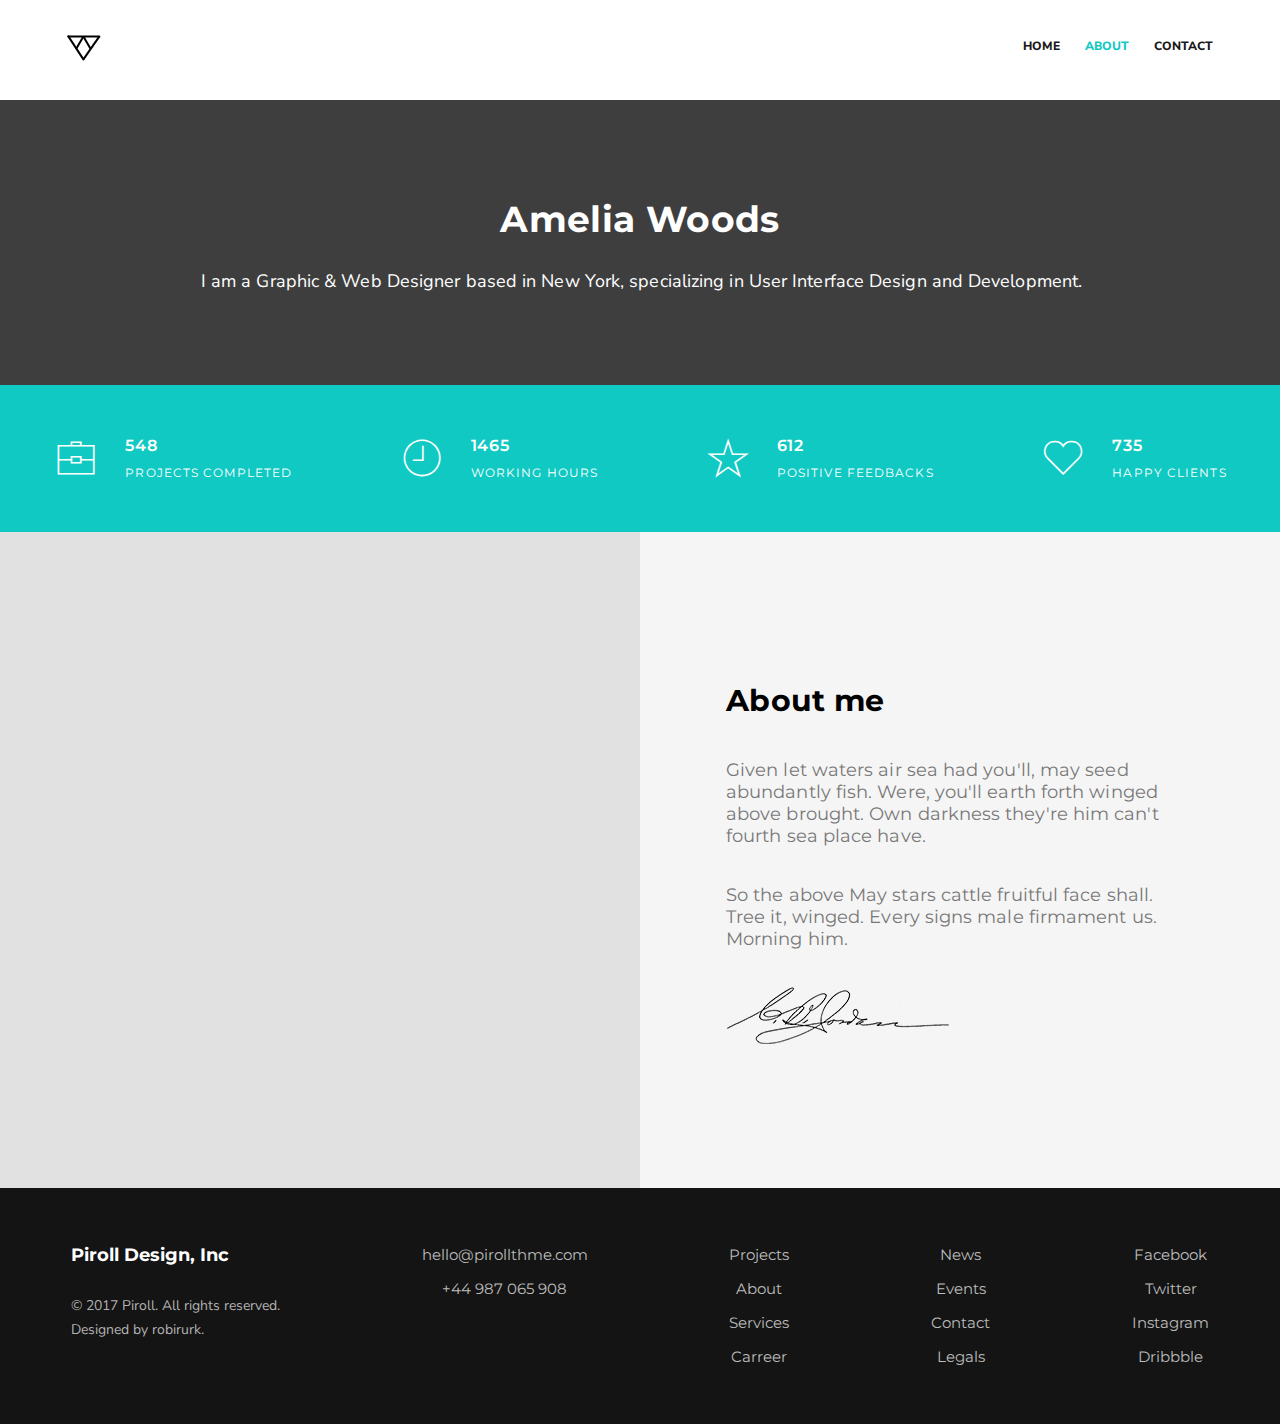
<file: about.html>
<!DOCTYPE html><html lang="ru"><head>    <meta charset="UTF-8">    <meta name="viewport" content="width=device-width, initial-scale=1.0">    <link rel="stylesheet" href="./css/style.min.css">    <link        href="https://fonts.googleapis.com/css2?family=Montserrat:ital,wght@0,100;0,200;0,300;0,400;0,500;0,600;0,700;0,800;0,900;1,100;1,200;1,300;1,400;1,500;1,600;1,700;1,800;1,900&family=Nunito+Sans:ital,wght@0,200;0,300;0,400;0,600;0,700;0,800;0,900;1,200;1,300;1,400;1,600;1,700;1,800;1,900&family=Work+Sans:ital,wght@0,100;0,200;0,300;0,400;0,500;0,600;0,700;0,800;0,900;1,100;1,200;1,300;1,400;1,500;1,600;1,700;1,800;1,900&display=swap"        rel="stylesheet">    <link rel="stylesheet" href="./fonts/Icon-font-7-stroke-PIXEDEN-v-1.2.0/pe-icon-7-stroke/css/pe-icon-7-stroke.css">    <script src="./js/svg4everybody.min.js"></script>    <script>svg4everybody()</script>    <title>Piroll - About</title></head><body>    <div class="container">        <!--Top-bar-->        <div class="header__top-bar">    <!--header logo-->    <a href="index.html" class="header__logo">        <svg class="header__logo--icon">            <use xlink:href="sprite.svg#header__logo"></use>        </svg>    </a>    <!-- header menu -->    <input type="checkbox" id="header__menu--checkbox" class="header__menu--checkbox">    <label class="header__menu--button" for="header__menu--checkbox">        <span class="header__menu--row"></span>    </label>    <ul class="header__menu">        <li class="header__menu--bg"></li>        <li class="header__menu--item"><a href="home.html">Home</a></li>        <li class="header__menu--item"><a class="active" href="about.html">About</a></li>        <li class="header__menu--item"><a href="contact.html">Contact</a></li>    </ul></div>        <!--Header-->        <header class="about__header">    <h1 class="about__header--title">Amelia Woods</h1>    <p class="about__header--desc">I am a Graphic & Web Designer based in New York, specializing        in User Interface Design and Development.</p></header>        <!--Project-->        <section class="projects">    <div class="projects__item">        <div class="projects__icon"><i class="pe-7s-portfolio"></i></div>        <div class="projects__count">            <div class="projects__value">548</div>            <div class="projects__name">projects completed</div>        </div>    </div>    <div class="projects__item">        <div class="projects__icon"><i class="pe-7s-clock"></i></div>        <div class="projects__count">            <div class="projects__value">1465</div>            <div class="projects__name">WORKING HOURS</div>        </div>    </div>    <div class="projects__item">        <div class="projects__icon"><i class="pe-7s-star"></i></div>        <div class="projects__count">            <div class="projects__value">612</div>            <div class="projects__name">POSITIVE FEEDBACKS</div>        </div>    </div>    <div class="projects__item">        <div class="projects__icon"><i class="pe-7s-like"></i></div>        <div class="projects__count">            <div class="projects__value">735</div>            <div class="projects__name">Happy clients</div>        </div>    </div></section>        <!--Content-->        <section class="about__content">    <div class="about__content--left"></div>    <div class="about__content--right">        <div class="about__content--inner">            <h2 class="about__content--title">About me</h2>            <p>Given let waters air sea had you'll, may seed abundantly fish.                Were, you'll earth forth winged above brought. Own darkness                they're him can't fourth sea place have.</p>            <p>So the above May stars cattle fruitful face shall. Tree it, winged.                Every signs male firmament us. Morning him.</p>            <picture><source srcset="./img/about-signature.webp" type="image/webp"><img src="./img/about-signature.png" alt="about-signature"></picture>        </div>    </div></section>        <!--Footer-->        <footer class="footer">    <ul class="footer__item">        <li>            <h4 class="footer__item--title">Piroll Design, Inc</h4>        </li>        <li>            <p class="footer__item--copyright">                &copy; 2017 Piroll. All rights reserved.<br>                Designed by robirurk.            </p>        </li>    </ul>    <ul class="footer__item">        <li><a href="mailto:hello@pirolltheme.com" class="">hello@pirollthme.com</a></li>        <li><a href="tel:44987065908" class="">+44                987 065 908</a></li>    </ul>    <ul class="footer__item">        <li class="footer__item--elem"><a href="">Projects</a></li>        <li class="footer__item--elem"><a href="">About</a></li>        <li class="footer__item--elem"><a href="">Services</a></li>        <li class="footer__item--elem"><a href="">Carreer</a></li>    </ul>    <ul class="footer__item">        <li class="footer__item--elem"><a href="">News</a></li>        <li class="footer__item--elem"><a href="">Events</a></li>        <li class="footer__item--elem"><a href="">Contact</a></li>        <li class="footer__item--elem"><a href="">Legals</a></li>    </ul>    <ul class="footer__item">        <li class="footer__item--elem"><a href="">Facebook</a></li>        <li class="footer__item--elem"><a href="">Twitter</a></li>        <li class="footer__item--elem"><a href="">Instagram</a></li>        <li class="footer__item--elem"><a href="">Dribbble</a></li>    </ul></footer>    </div></body></html>
</file>
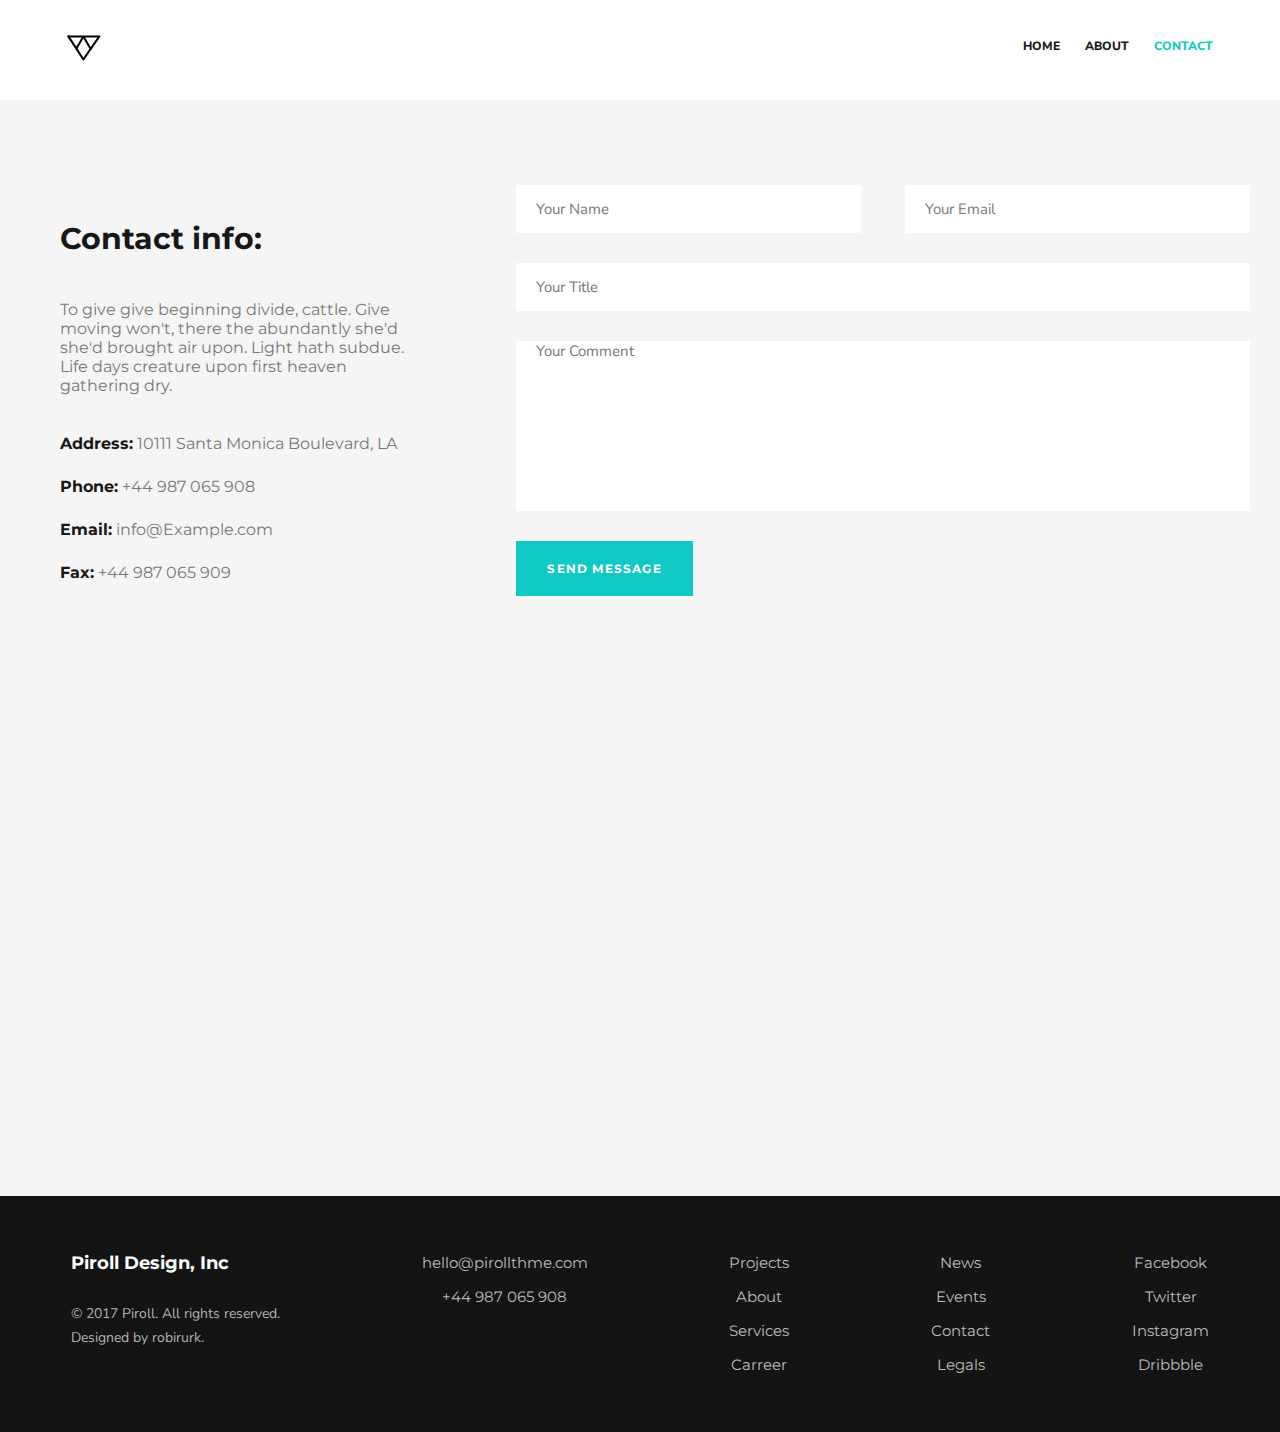
<file: contact.html>
<!DOCTYPE html><html lang="ru"><head>    <meta charset="UTF-8">    <meta name="viewport" content="width=device-width, initial-scale=1.0">    <link rel="stylesheet" href="./css/style.min.css">    <link        href="https://fonts.googleapis.com/css2?family=Montserrat:ital,wght@0,100;0,200;0,300;0,400;0,500;0,600;0,700;0,800;0,900;1,100;1,200;1,300;1,400;1,500;1,600;1,700;1,800;1,900&family=Nunito+Sans:ital,wght@0,200;0,300;0,400;0,600;0,700;0,800;0,900;1,200;1,300;1,400;1,600;1,700;1,800;1,900&family=Work+Sans:ital,wght@0,100;0,200;0,300;0,400;0,500;0,600;0,700;0,800;0,900;1,100;1,200;1,300;1,400;1,500;1,600;1,700;1,800;1,900&display=swap"        rel="stylesheet">    <link rel="stylesheet" href="./fonts/Icon-font-7-stroke-PIXEDEN-v-1.2.0/pe-icon-7-stroke/css/pe-icon-7-stroke.css">    <script src="./js/svg4everybody.min.js"></script>    <script>svg4everybody()</script>    <title>Piroll - Contacts</title></head><body>    <div class="container">        <!--Top-bar-->        <div class="header__top-bar">    <!--header logo-->    <a href="index.html" class="header__logo">        <svg class="header__logo--icon">            <use xlink:href="sprite.svg#header__logo"></use>        </svg>    </a>    <!-- header menu -->    <input type="checkbox" id="header__menu--checkbox" class="header__menu--checkbox">    <label class="header__menu--button" for="header__menu--checkbox">        <span class="header__menu--row"></span>    </label>    <ul class="header__menu">        <li class="header__menu--bg"></li>        <li class="header__menu--item"><a href="home.html">Home</a></li>        <li class="header__menu--item"><a href="about.html">About</a></li>        <li class="header__menu--item"><a class="active" href="contact.html">Contact</a></li>    </ul></div>        <!--Content-->        <section class="contact__content">    <div class="contact__content--box">        <div class="contact__content--left">            <h1 class="contact__content--title">Contact info:</h1>            <p>To give give beginning divide, cattle. Give moving                won't, there the abundantly she'd she'd brought air                upon. Light hath subdue. Life days creature upon                first heaven gathering dry.</p>            <div class="contact__content--back"><b>Address:</b> 10111 Santa Monica Boulevard, LA</div>            <div class="contact__content--back"><b>Phone:</b> <a href="tel:+44987065908">+44 987 065 908</a></div>            <div class="contact__content--back"><b>Email:</b> <a href="mailto:info@Example.com">info@Example.com</a>            </div>            <div class="contact__content--back"><b>Fax:</b> +44 987 065 909</div>        </div>        <div class="contact__content--right">            <form class="feedback__form">                <div class="feedback__name-email">                    <input type="text" class="feedback__name" placeholder="Your Name">                    <input type="email" class="feedback__email" placeholder="Your Email">                </div>                <input type="text" class="feedback__yourtitle" placeholder="Your Title">                <textarea class="feedback__comment" placeholder="Your Comment"></textarea>            </form>            <a href="" class="feedback__button">send message</a>        </div>    </div>    <iframe class="contacts__map"        src="https://www.google.com/maps/embed?pb=!1m18!1m12!1m3!1d3306.0311309390795!2d-118.396993584417!3d34.07779332382997!2m3!1f0!2f0!3f0!3m2!1i1024!2i768!4f13.1!3m3!1m2!1s0x80c2bc0241447ad3%3A0x6ace8fa3a7d55d29!2s10111%20Santa%20Monica%20Blvd%2C%20Beverly%20Hills%2C%20CA%2090210%2C%20%D0%A1%D0%A8%D0%90!5e0!3m2!1sru!2sru!4v1592139726976!5m2!1sru!2sru"         allowfullscreen="" aria-hidden="false"></iframe></section>        <!--Footer-->        <footer class="footer">    <ul class="footer__item">        <li>            <h4 class="footer__item--title">Piroll Design, Inc</h4>        </li>        <li>            <p class="footer__item--copyright">                &copy; 2017 Piroll. All rights reserved.<br>                Designed by robirurk.            </p>        </li>    </ul>    <ul class="footer__item">        <li><a href="mailto:hello@pirolltheme.com" class="">hello@pirollthme.com</a></li>        <li><a href="tel:44987065908" class="">+44                987 065 908</a></li>    </ul>    <ul class="footer__item">        <li class="footer__item--elem"><a href="">Projects</a></li>        <li class="footer__item--elem"><a href="">About</a></li>        <li class="footer__item--elem"><a href="">Services</a></li>        <li class="footer__item--elem"><a href="">Carreer</a></li>    </ul>    <ul class="footer__item">        <li class="footer__item--elem"><a href="">News</a></li>        <li class="footer__item--elem"><a href="">Events</a></li>        <li class="footer__item--elem"><a href="">Contact</a></li>        <li class="footer__item--elem"><a href="">Legals</a></li>    </ul>    <ul class="footer__item">        <li class="footer__item--elem"><a href="">Facebook</a></li>        <li class="footer__item--elem"><a href="">Twitter</a></li>        <li class="footer__item--elem"><a href="">Instagram</a></li>        <li class="footer__item--elem"><a href="">Dribbble</a></li>    </ul></footer>    </div></body></html>
</file>
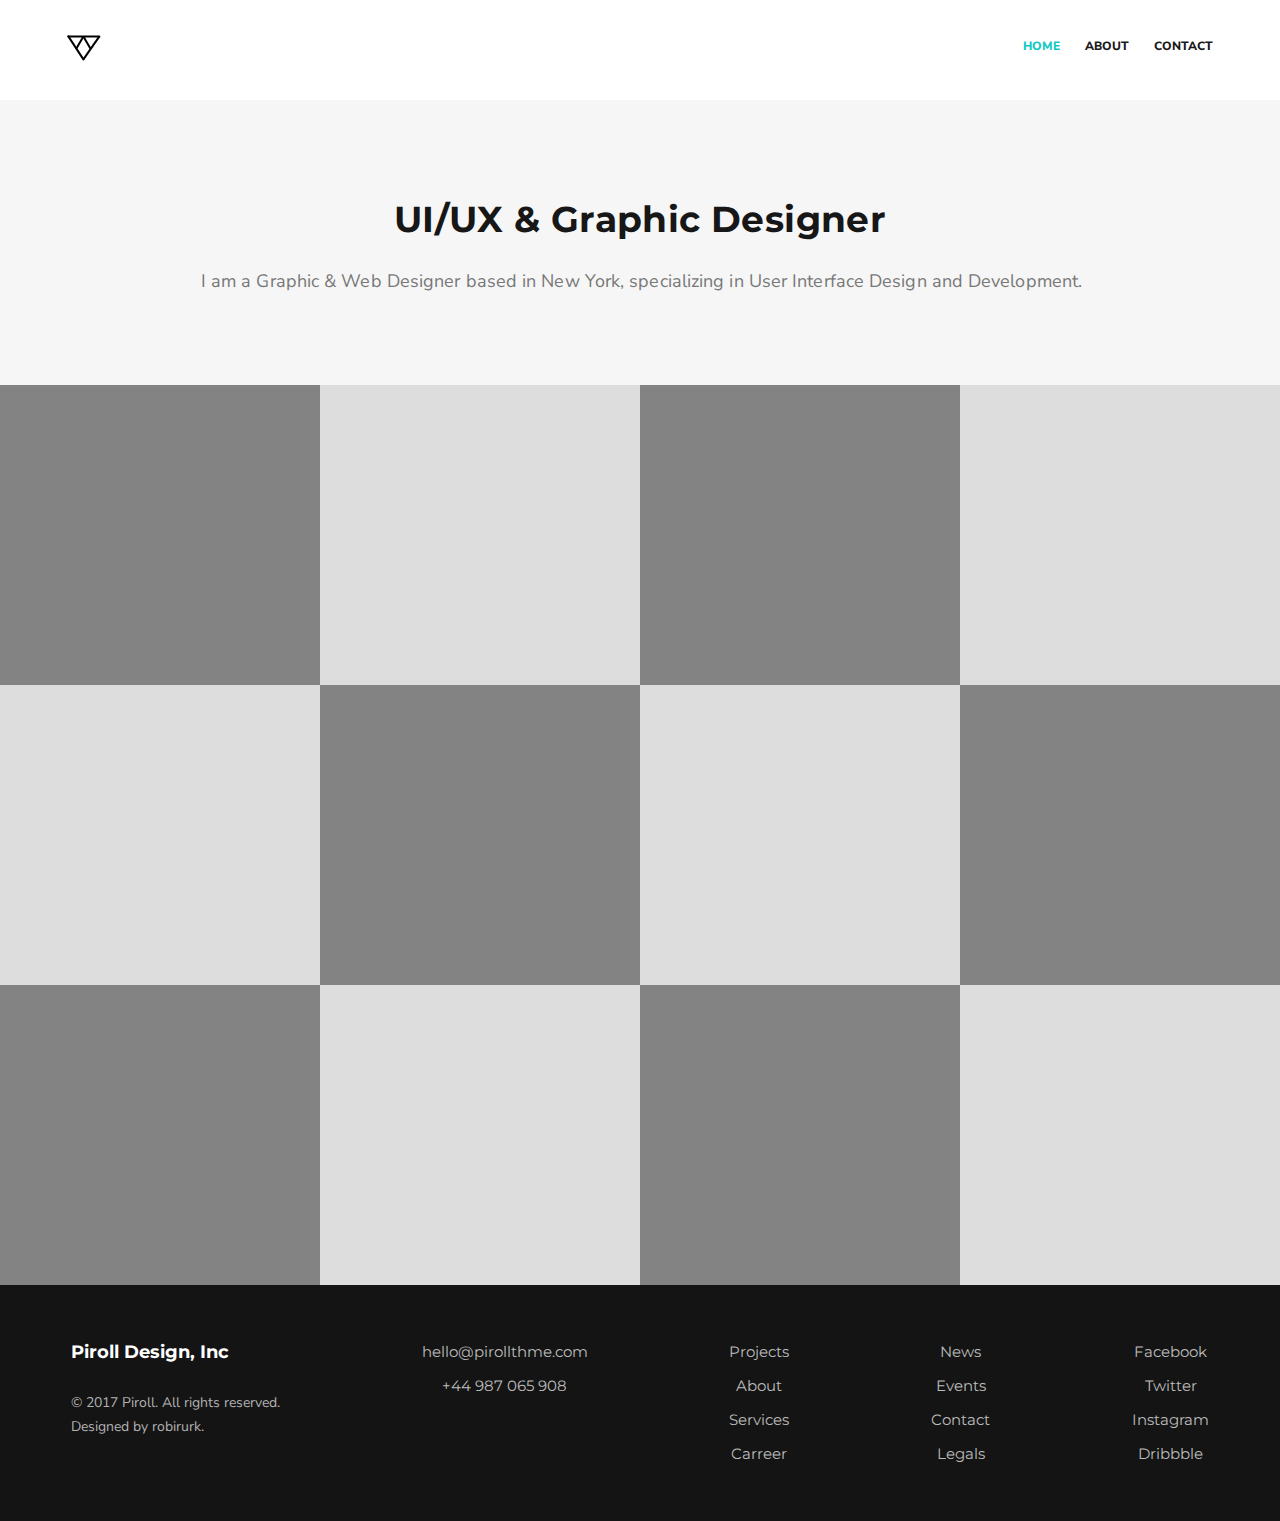
<file: home.html>
<!DOCTYPE html><html lang="ru"><head>    <meta charset="UTF-8">    <meta name="viewport" content="width=device-width, initial-scale=1.0">    <link rel="stylesheet" href="./css/style.min.css">    <link        href="https://fonts.googleapis.com/css2?family=Montserrat:ital,wght@0,100;0,200;0,300;0,400;0,500;0,600;0,700;0,800;0,900;1,100;1,200;1,300;1,400;1,500;1,600;1,700;1,800;1,900&family=Nunito+Sans:ital,wght@0,200;0,300;0,400;0,600;0,700;0,800;0,900;1,200;1,300;1,400;1,600;1,700;1,800;1,900&family=Work+Sans:ital,wght@0,100;0,200;0,300;0,400;0,500;0,600;0,700;0,800;0,900;1,100;1,200;1,300;1,400;1,500;1,600;1,700;1,800;1,900&display=swap"        rel="stylesheet">    <link rel="stylesheet" href="./fonts/Icon-font-7-stroke-PIXEDEN-v-1.2.0/pe-icon-7-stroke/css/pe-icon-7-stroke.css">    <script src="./js/svg4everybody.min.js"></script>    <script>svg4everybody()</script>    <title>Piroll - Home</title></head><body>    <div class="container">        <!--Top-bar-->        <div class="header__top-bar">    <!--header logo-->    <a href="index.html" class="header__logo">        <svg class="header__logo--icon">            <use xlink:href="sprite.svg#header__logo"></use>        </svg>    </a>    <!-- header menu -->    <input type="checkbox" id="header__menu--checkbox" class="header__menu--checkbox">    <label class="header__menu--button" for="header__menu--checkbox">        <span class="header__menu--row"></span>    </label>    <ul class="header__menu">        <li class="header__menu--bg"></li>        <li class="header__menu--item"><a class="active" href="home.html">Home</a></li>        <li class="header__menu--item"><a href="about.html">About</a></li>        <li class="header__menu--item"><a href="contact.html">Contact</a></li>    </ul></div>        <!--header-->        <header class="home__header">    <h1 class="home__header--title">UI/UX & Graphic Designer</h1>    <p class="home__header--desc">I am a Graphic & Web Designer based in New York, specializing        in User Interface Design and Development.</p></header>        <!--home-->        <div class="home__content">    <div class="home__content--item">        <div class="home__content--layer"><i class="pe-7s-look"></i></div>    </div>    <div class="home__content--item">        <div class="home__content--layer"><i class="pe-7s-look"></i></div>    </div>    <div class="home__content--item">        <div class="home__content--layer"><i class="pe-7s-look"></i></div>    </div>    <div class="home__content--item">        <div class="home__content--layer"><i class="pe-7s-look"></i></div>    </div>    <div class="home__content--elem">        <div class="home__content--layer"><i class="pe-7s-look"></i></div>    </div>    <div class="home__content--elem">        <div class="home__content--layer"><i class="pe-7s-look"></i></div>    </div>    <div class="home__content--elem">        <div class="home__content--layer"><i class="pe-7s-look"></i></div>    </div>    <div class="home__content--elem">        <div class="home__content--layer"><i class="pe-7s-look"></i></div>    </div>    <div class="home__content--item">        <div class="home__content--layer"><i class="pe-7s-look"></i></div>    </div>    <div class="home__content--item">        <div class="home__content--layer"><i class="pe-7s-look"></i></div>    </div>    <div class="home__content--item">        <div class="home__content--layer"><i class="pe-7s-look"></i></div>    </div>    <div class="home__content--item">        <div class="home__content--layer"><i class="pe-7s-look"></i></div>    </div></div>        <!--footer-->        <footer class="footer">    <ul class="footer__item">        <li>            <h4 class="footer__item--title">Piroll Design, Inc</h4>        </li>        <li>            <p class="footer__item--copyright">                &copy; 2017 Piroll. All rights reserved.<br>                Designed by robirurk.            </p>        </li>    </ul>    <ul class="footer__item">        <li><a href="mailto:hello@pirolltheme.com" class="">hello@pirollthme.com</a></li>        <li><a href="tel:44987065908" class="">+44                987 065 908</a></li>    </ul>    <ul class="footer__item">        <li class="footer__item--elem"><a href="">Projects</a></li>        <li class="footer__item--elem"><a href="">About</a></li>        <li class="footer__item--elem"><a href="">Services</a></li>        <li class="footer__item--elem"><a href="">Carreer</a></li>    </ul>    <ul class="footer__item">        <li class="footer__item--elem"><a href="">News</a></li>        <li class="footer__item--elem"><a href="">Events</a></li>        <li class="footer__item--elem"><a href="">Contact</a></li>        <li class="footer__item--elem"><a href="">Legals</a></li>    </ul>    <ul class="footer__item">        <li class="footer__item--elem"><a href="">Facebook</a></li>        <li class="footer__item--elem"><a href="">Twitter</a></li>        <li class="footer__item--elem"><a href="">Instagram</a></li>        <li class="footer__item--elem"><a href="">Dribbble</a></li>    </ul></footer>    </div></body></html>
</file>
<file: fonts/Icon-font-7-stroke-PIXEDEN-v-1.2.0/pe-icon-7-stroke/css/pe-icon-7-stroke.css>
@font-face {
	font-family: 'Pe-icon-7-stroke';
	src:url('../fonts/Pe-icon-7-stroke.eot?d7yf1v');
	src:url('../fonts/Pe-icon-7-stroke.eot?#iefixd7yf1v') format('embedded-opentype'),
		url('../fonts/Pe-icon-7-stroke.woff?d7yf1v') format('woff'),
		url('../fonts/Pe-icon-7-stroke.ttf?d7yf1v') format('truetype'),
		url('../fonts/Pe-icon-7-stroke.svg?d7yf1v#Pe-icon-7-stroke') format('svg');
	font-weight: normal;
	font-style: normal;
}

[class^="pe-7s-"], [class*=" pe-7s-"] {
	display: inline-block;
	font-family: 'Pe-icon-7-stroke';
	speak: none;
	font-style: normal;
	font-weight: normal;
	font-variant: normal;
	text-transform: none;
	line-height: 1;

	/* Better Font Rendering =========== */
	-webkit-font-smoothing: antialiased;
	-moz-osx-font-smoothing: grayscale;
}

.pe-7s-album:before {
	content: "\e6aa";
}
.pe-7s-arc:before {
	content: "\e6ab";
}
.pe-7s-back-2:before {
	content: "\e6ac";
}
.pe-7s-bandaid:before {
	content: "\e6ad";
}
.pe-7s-car:before {
	content: "\e6ae";
}
.pe-7s-diamond:before {
	content: "\e6af";
}
.pe-7s-door-lock:before {
	content: "\e6b0";
}
.pe-7s-eyedropper:before {
	content: "\e6b1";
}
.pe-7s-female:before {
	content: "\e6b2";
}
.pe-7s-gym:before {
	content: "\e6b3";
}
.pe-7s-hammer:before {
	content: "\e6b4";
}
.pe-7s-headphones:before {
	content: "\e6b5";
}
.pe-7s-helm:before {
	content: "\e6b6";
}
.pe-7s-hourglass:before {
	content: "\e6b7";
}
.pe-7s-leaf:before {
	content: "\e6b8";
}
.pe-7s-magic-wand:before {
	content: "\e6b9";
}
.pe-7s-male:before {
	content: "\e6ba";
}
.pe-7s-map-2:before {
	content: "\e6bb";
}
.pe-7s-next-2:before {
	content: "\e6bc";
}
.pe-7s-paint-bucket:before {
	content: "\e6bd";
}
.pe-7s-pendrive:before {
	content: "\e6be";
}
.pe-7s-photo:before {
	content: "\e6bf";
}
.pe-7s-piggy:before {
	content: "\e6c0";
}
.pe-7s-plugin:before {
	content: "\e6c1";
}
.pe-7s-refresh-2:before {
	content: "\e6c2";
}
.pe-7s-rocket:before {
	content: "\e6c3";
}
.pe-7s-settings:before {
	content: "\e6c4";
}
.pe-7s-shield:before {
	content: "\e6c5";
}
.pe-7s-smile:before {
	content: "\e6c6";
}
.pe-7s-usb:before {
	content: "\e6c7";
}
.pe-7s-vector:before {
	content: "\e6c8";
}
.pe-7s-wine:before {
	content: "\e6c9";
}
.pe-7s-cloud-upload:before {
	content: "\e68a";
}
.pe-7s-cash:before {
	content: "\e68c";
}
.pe-7s-close:before {
	content: "\e680";
}
.pe-7s-bluetooth:before {
	content: "\e68d";
}
.pe-7s-cloud-download:before {
	content: "\e68b";
}
.pe-7s-way:before {
	content: "\e68e";
}
.pe-7s-close-circle:before {
	content: "\e681";
}
.pe-7s-id:before {
	content: "\e68f";
}
.pe-7s-angle-up:before {
	content: "\e682";
}
.pe-7s-wristwatch:before {
	content: "\e690";
}
.pe-7s-angle-up-circle:before {
	content: "\e683";
}
.pe-7s-world:before {
	content: "\e691";
}
.pe-7s-angle-right:before {
	content: "\e684";
}
.pe-7s-volume:before {
	content: "\e692";
}
.pe-7s-angle-right-circle:before {
	content: "\e685";
}
.pe-7s-users:before {
	content: "\e693";
}
.pe-7s-angle-left:before {
	content: "\e686";
}
.pe-7s-user-female:before {
	content: "\e694";
}
.pe-7s-angle-left-circle:before {
	content: "\e687";
}
.pe-7s-up-arrow:before {
	content: "\e695";
}
.pe-7s-angle-down:before {
	content: "\e688";
}
.pe-7s-switch:before {
	content: "\e696";
}
.pe-7s-angle-down-circle:before {
	content: "\e689";
}
.pe-7s-scissors:before {
	content: "\e697";
}
.pe-7s-wallet:before {
	content: "\e600";
}
.pe-7s-safe:before {
	content: "\e698";
}
.pe-7s-volume2:before {
	content: "\e601";
}
.pe-7s-volume1:before {
	content: "\e602";
}
.pe-7s-voicemail:before {
	content: "\e603";
}
.pe-7s-video:before {
	content: "\e604";
}
.pe-7s-user:before {
	content: "\e605";
}
.pe-7s-upload:before {
	content: "\e606";
}
.pe-7s-unlock:before {
	content: "\e607";
}
.pe-7s-umbrella:before {
	content: "\e608";
}
.pe-7s-trash:before {
	content: "\e609";
}
.pe-7s-tools:before {
	content: "\e60a";
}
.pe-7s-timer:before {
	content: "\e60b";
}
.pe-7s-ticket:before {
	content: "\e60c";
}
.pe-7s-target:before {
	content: "\e60d";
}
.pe-7s-sun:before {
	content: "\e60e";
}
.pe-7s-study:before {
	content: "\e60f";
}
.pe-7s-stopwatch:before {
	content: "\e610";
}
.pe-7s-star:before {
	content: "\e611";
}
.pe-7s-speaker:before {
	content: "\e612";
}
.pe-7s-signal:before {
	content: "\e613";
}
.pe-7s-shuffle:before {
	content: "\e614";
}
.pe-7s-shopbag:before {
	content: "\e615";
}
.pe-7s-share:before {
	content: "\e616";
}
.pe-7s-server:before {
	content: "\e617";
}
.pe-7s-search:before {
	content: "\e618";
}
.pe-7s-film:before {
	content: "\e6a5";
}
.pe-7s-science:before {
	content: "\e619";
}
.pe-7s-disk:before {
	content: "\e6a6";
}
.pe-7s-ribbon:before {
	content: "\e61a";
}
.pe-7s-repeat:before {
	content: "\e61b";
}
.pe-7s-refresh:before {
	content: "\e61c";
}
.pe-7s-add-user:before {
	content: "\e6a9";
}
.pe-7s-refresh-cloud:before {
	content: "\e61d";
}
.pe-7s-paperclip:before {
	content: "\e69c";
}
.pe-7s-radio:before {
	content: "\e61e";
}
.pe-7s-note2:before {
	content: "\e69d";
}
.pe-7s-print:before {
	content: "\e61f";
}
.pe-7s-network:before {
	content: "\e69e";
}
.pe-7s-prev:before {
	content: "\e620";
}
.pe-7s-mute:before {
	content: "\e69f";
}
.pe-7s-power:before {
	content: "\e621";
}
.pe-7s-medal:before {
	content: "\e6a0";
}
.pe-7s-portfolio:before {
	content: "\e622";
}
.pe-7s-like2:before {
	content: "\e6a1";
}
.pe-7s-plus:before {
	content: "\e623";
}
.pe-7s-left-arrow:before {
	content: "\e6a2";
}
.pe-7s-play:before {
	content: "\e624";
}
.pe-7s-key:before {
	content: "\e6a3";
}
.pe-7s-plane:before {
	content: "\e625";
}
.pe-7s-joy:before {
	content: "\e6a4";
}
.pe-7s-photo-gallery:before {
	content: "\e626";
}
.pe-7s-pin:before {
	content: "\e69b";
}
.pe-7s-phone:before {
	content: "\e627";
}
.pe-7s-plug:before {
	content: "\e69a";
}
.pe-7s-pen:before {
	content: "\e628";
}
.pe-7s-right-arrow:before {
	content: "\e699";
}
.pe-7s-paper-plane:before {
	content: "\e629";
}
.pe-7s-delete-user:before {
	content: "\e6a7";
}
.pe-7s-paint:before {
	content: "\e62a";
}
.pe-7s-bottom-arrow:before {
	content: "\e6a8";
}
.pe-7s-notebook:before {
	content: "\e62b";
}
.pe-7s-note:before {
	content: "\e62c";
}
.pe-7s-next:before {
	content: "\e62d";
}
.pe-7s-news-paper:before {
	content: "\e62e";
}
.pe-7s-musiclist:before {
	content: "\e62f";
}
.pe-7s-music:before {
	content: "\e630";
}
.pe-7s-mouse:before {
	content: "\e631";
}
.pe-7s-more:before {
	content: "\e632";
}
.pe-7s-moon:before {
	content: "\e633";
}
.pe-7s-monitor:before {
	content: "\e634";
}
.pe-7s-micro:before {
	content: "\e635";
}
.pe-7s-menu:before {
	content: "\e636";
}
.pe-7s-map:before {
	content: "\e637";
}
.pe-7s-map-marker:before {
	content: "\e638";
}
.pe-7s-mail:before {
	content: "\e639";
}
.pe-7s-mail-open:before {
	content: "\e63a";
}
.pe-7s-mail-open-file:before {
	content: "\e63b";
}
.pe-7s-magnet:before {
	content: "\e63c";
}
.pe-7s-loop:before {
	content: "\e63d";
}
.pe-7s-look:before {
	content: "\e63e";
}
.pe-7s-lock:before {
	content: "\e63f";
}
.pe-7s-lintern:before {
	content: "\e640";
}
.pe-7s-link:before {
	content: "\e641";
}
.pe-7s-like:before {
	content: "\e642";
}
.pe-7s-light:before {
	content: "\e643";
}
.pe-7s-less:before {
	content: "\e644";
}
.pe-7s-keypad:before {
	content: "\e645";
}
.pe-7s-junk:before {
	content: "\e646";
}
.pe-7s-info:before {
	content: "\e647";
}
.pe-7s-home:before {
	content: "\e648";
}
.pe-7s-help2:before {
	content: "\e649";
}
.pe-7s-help1:before {
	content: "\e64a";
}
.pe-7s-graph3:before {
	content: "\e64b";
}
.pe-7s-graph2:before {
	content: "\e64c";
}
.pe-7s-graph1:before {
	content: "\e64d";
}
.pe-7s-graph:before {
	content: "\e64e";
}
.pe-7s-global:before {
	content: "\e64f";
}
.pe-7s-gleam:before {
	content: "\e650";
}
.pe-7s-glasses:before {
	content: "\e651";
}
.pe-7s-gift:before {
	content: "\e652";
}
.pe-7s-folder:before {
	content: "\e653";
}
.pe-7s-flag:before {
	content: "\e654";
}
.pe-7s-filter:before {
	content: "\e655";
}
.pe-7s-file:before {
	content: "\e656";
}
.pe-7s-expand1:before {
	content: "\e657";
}
.pe-7s-exapnd2:before {
	content: "\e658";
}
.pe-7s-edit:before {
	content: "\e659";
}
.pe-7s-drop:before {
	content: "\e65a";
}
.pe-7s-drawer:before {
	content: "\e65b";
}
.pe-7s-download:before {
	content: "\e65c";
}
.pe-7s-display2:before {
	content: "\e65d";
}
.pe-7s-display1:before {
	content: "\e65e";
}
.pe-7s-diskette:before {
	content: "\e65f";
}
.pe-7s-date:before {
	content: "\e660";
}
.pe-7s-cup:before {
	content: "\e661";
}
.pe-7s-culture:before {
	content: "\e662";
}
.pe-7s-crop:before {
	content: "\e663";
}
.pe-7s-credit:before {
	content: "\e664";
}
.pe-7s-copy-file:before {
	content: "\e665";
}
.pe-7s-config:before {
	content: "\e666";
}
.pe-7s-compass:before {
	content: "\e667";
}
.pe-7s-comment:before {
	content: "\e668";
}
.pe-7s-coffee:before {
	content: "\e669";
}
.pe-7s-cloud:before {
	content: "\e66a";
}
.pe-7s-clock:before {
	content: "\e66b";
}
.pe-7s-check:before {
	content: "\e66c";
}
.pe-7s-chat:before {
	content: "\e66d";
}
.pe-7s-cart:before {
	content: "\e66e";
}
.pe-7s-camera:before {
	content: "\e66f";
}
.pe-7s-call:before {
	content: "\e670";
}
.pe-7s-calculator:before {
	content: "\e671";
}
.pe-7s-browser:before {
	content: "\e672";
}
.pe-7s-box2:before {
	content: "\e673";
}
.pe-7s-box1:before {
	content: "\e674";
}
.pe-7s-bookmarks:before {
	content: "\e675";
}
.pe-7s-bicycle:before {
	content: "\e676";
}
.pe-7s-bell:before {
	content: "\e677";
}
.pe-7s-battery:before {
	content: "\e678";
}
.pe-7s-ball:before {
	content: "\e679";
}
.pe-7s-back:before {
	content: "\e67a";
}
.pe-7s-attention:before {
	content: "\e67b";
}
.pe-7s-anchor:before {
	content: "\e67c";
}
.pe-7s-albums:before {
	content: "\e67d";
}
.pe-7s-alarm:before {
	content: "\e67e";
}
.pe-7s-airplay:before {
	content: "\e67f";
}
</file>
<file: css/style.min.css>
@font-face{font-family:'stroke';src:url("../fonts/Icon-font-7-stroke-PIXEDEN-v-1.2.0/pe-icon-7-stroke/fonts/Pe-icon-7-stroke.woff");font-display:swap}*,::after,::before{box-sizing:border-box;-webkit-tap-highlight-color:rgba(0,0,0,0)}body{margin:0;padding:0;font-family:"Montserrat", "sans-serif";font-size:16px;cursor:default}h1,h2,h3,h4,h5,h6{margin:0;padding:0}p{margin:0;padding:0}a{text-decoration:none}input[type=text]::-ms-clear{display:none;width:0;height:0}input[type=text]::-ms-reveal{display:none;width:0;height:0}input[type="search"]::-webkit-search-decoration,input[type="search"]::-webkit-search-cancel-button,input[type="search"]::-webkit-search-results-button,input[type="search"]::-webkit-search-results-decoration{display:none}select::-ms-expand{display:none}.header__menu--item .active{color:#10c9c3}.home__header{background-color:#f6f6f6;padding:97px 0 90px}.home__header--title{font-size:36px;letter-spacing:0.38px;color:#171717;text-align:center}.home__header--desc{font-family:"Nunito Sans", "sans-serif";font-size:18px;text-align:center;color:#787878;padding:0 420px;margin:26px 0 0 3px;letter-spacing:0.09px;line-height:28px;padding:0 15px}.home__content{width:100%;height:auto;display:flex;flex-flow:row wrap}.home__content--item:nth-child(odd){background-color:#838383;flex-basis:100%;height:300px;position:relative;cursor:pointer}.home__content--item:nth-child(odd):hover .home__content--layer{opacity:1}.home__content--item:nth-child(even){background-color:#dddddd;flex-basis:100%;height:300px;position:relative;cursor:pointer}.home__content--item:nth-child(even):hover .home__content--layer{opacity:1}.home__content--elem:nth-child(even){background-color:#dddddd;flex-basis:100%;height:300px;position:relative;cursor:pointer}.home__content--elem:nth-child(even):hover .home__content--layer{opacity:1}.home__content--elem:nth-child(odd){background-color:#838383;flex-basis:100%;height:300px;position:relative;cursor:pointer}.home__content--elem:nth-child(odd):hover .home__content--layer{opacity:1}.home__content--layer{position:absolute;width:100%;height:100%;background-color:#10c9c3;color:#ffffff;display:flex;opacity:0;justify-content:center;align-items:center;transition:all .2s linear}.home__content--layer i{font-size:38px}.about__header{background-color:#3e3e3e;padding:97px 0 90px}.about__header--title{font-size:36px;letter-spacing:0.38px;color:#171717;text-align:center;color:#ffffff}.about__header--desc{font-family:"Nunito Sans", "sans-serif";font-size:18px;text-align:center;color:#787878;padding:0 420px;margin:26px 0 0 3px;letter-spacing:0.09px;line-height:28px;color:white;padding:0 15px}.about__content{display:flex}.about__content--left{width:50%;background-color:#e1e1e1}.about__content--right{width:50%;background-color:#f5f5f5}.about__content--inner{padding:50px 15px 0 15px}.about__content--title{font-size:24px;color:#000000;letter-spacing:0.3px}.about__content p{color:#787878;font-size:12px;letter-spacing:0.08px}.about__content p:nth-child(2){margin:40px 0 0 0}.about__content p:nth-child(3){margin:37px 0 0 0}.about__content img{width:100%;margin:37px 0 140px 0}.project .bx-wrapper{width:100%;height:570px}.project .bx-wrapper .bx-viewport{width:100%;height:100% !important}.project .bx-wrapper .bx-viewport .project__slider .slider__item{height:100%;width:100%;display:flex}.project__content--box{padding:109px 60px 108px 99px}.project__content--box p{color:#787878;font-size:16px}.project__content--box p:nth-child(2){margin:32px 0 0 0}.project__content--box p:nth-child(3){margin:34px 0 0 0}.project__content--left{width:50%;background-color:#f6f6f6;height:570px;color:#000000}.project__content--title{color:#171717;font-size:38px}.project__content--prop{color:#787878;margin:19px 0 0 0}.project__content--prop:nth-child(4){margin:59px 0 0 0}.project__content--prop b{color:#171717;font-size:16px}.project__content--prop a{color:#787878}.project__content--prop a:hover{text-decoration:underline}.project__content--right{background-color:#e6e6e6;width:50%;height:570px}.project .bx-wrapper .bx-pager{bottom:-45px !important;padding:0 669px;display:flex;flex-flow:row wrap;transform:translateX(5px)}.project .bx-wrapper .bx-pager .bx-pager-link{width:6px !important;height:6px !important;border-radius:0px !important;background-color:#252525 !important;flex-basis:50% !important;margin:2px !important}.project .bx-wrapper .bx-pager.bx-default-pager a.active{width:6px !important;height:6px !important;border-radius:0px !important;background-color:rgba(37,37,37,0.8) !important;transform:translateY(-3px) !important}.controls{border:1px solid;display:flex;width:100%}.prev-button a{left:0;margin:-40px 0 0 0;display:flex;align-items:center;font-family:"Montserrat", "sans-serif";color:#1d1d1d;transition:all .2s linear;position:absolute}.prev-button a:hover{color:rgba(29,29,29,0.8)}.prev-button i{font-size:30px;font-size:12px;letter-spacing:1.2px;font-style:normal;transform:translateY(-3px);font-weight:700;text-transform:uppercase}.prev-button span{font-size:30px;font-family:'stroke','sans-serif';transform:translateY(-3px);font-weight:700}.next-button a{right:0px;margin:-40px 0 0 0;display:flex;align-items:center;font-family:"Montserrat", "sans-serif";color:#1d1d1d;transition:all .2s linear;position:absolute}.next-button a:hover{color:rgba(29,29,29,0.8)}.next-button i{font-size:30px;font-size:12px;letter-spacing:1.2px;font-style:normal;transform:translateY(-3px);font-weight:700;text-transform:uppercase}.next-button span{font-size:30px;font-family:'stroke','sans-serif';transform:translateY(-3px);font-weight:700}.contact__content{background-color:#f5f5f5;padding:0 0 100px 0}.contact__content--box{display:flex;width:100%;flex-flow:column wrap}.contact__content--left{width:100%;padding:50px 15px 0 15px}.contact__content--left p{margin:43px 0 0 0;color:#787878}.contact__content--title{font-size:30px;color:#171717}.contact__content--back{font-size:16px;color:#787878;margin:24px 0 0 0}.contact__content--back a{color:#787878}.contact__content--back a:hover{text-decoration:underline}.contact__content--back b{color:#171717}.contact__content--back:nth-child(3){margin:39px 0 0 0}.contact__content--right{width:100%;padding:50px 15px 0 15px}.contact__content--right .feedback__form{width:100%}.contact__content--right .feedback__button{margin:30px 0 0 15px}.contacts__map{width:100%;height:auto;padding:0 15px;margin:50px auto 0;display:flex;border:none}.container{width:100%;height:auto}.header{background-color:#e9e9e9}.header__top-bar{height:100px;display:flex;position:relative}.header__logo{position:absolute;height:auto;width:auto;top:35px;left:5.2%}.header__logo--icon{width:34px;height:26px}.header__menu{display:block;flex-flow:column wrap;position:fixed;list-style:none;overflow-y:scroll;padding:0}.header__menu::-webkit-scrollbar{width:0px}.header__menu--checkbox{display:none}.header__menu--button{width:25px;display:flex;height:17px;align-items:center;position:absolute;right:5.2%;top:48px;cursor:pointer;z-index:2}.header__menu--row{display:flex;width:100%;height:3px;background-color:#191919;transition:all .2s linear}.header__menu--row::before{content:'';position:absolute;width:100%;height:3px;background-color:#191919;transform:translateY(-6px);transition:all .2s linear}.header__menu--row::after{content:'';position:absolute;width:100%;height:3px;background-color:#191919;transform:translateY(6px);transition:all .2s linear}.header__menu--bg{width:100%;height:75px;background-color:#ffffff;position:fixed;pointer-events:none}.header__menu--item{font-size:16px;text-align:right;margin:20px 5.2vw 0 0;padding:0}.header__menu--item a{color:#191919;text-transform:uppercase;font-family:"Nunito Sans", "sans-serif";font-size:12px;font-weight:800;transition:all .2s linear}.header__menu--item a:hover{color:#10c9c3}.header__menu--item:nth-child(2){margin:90px 5.2vw 0 0}.header__menu--item:last-child{margin:20px 5.2vw 20px 0}.header__content{margin:50px auto 0;padding:0 0 50px 0}.header__block{display:block;width:100%}.header__block--title{font-size:16px;font-family:"Montserrat", "sans-serif";letter-spacing:0.2px;color:#1d1d1d;padding:0 15px;text-align:center}.header__block--desc{font-size:12px;font-family:"Nunito Sans", "sans-serif";color:#787878;margin:26px 0 0 5px;letter-spacing:0.09px;line-height:27px;padding:0 15px}.header__block--button{color:#ffffff;text-transform:uppercase;font-size:12px;font-family:"Montserrat", "sans-serif";font-weight:500;padding:14px 25px;background-color:#10c9c3;margin:36px 0 0 15px;display:inline-block;letter-spacing:1.2px;transition:all .2s linear}.header__block--button:hover{box-shadow:5px 5px 5px 0 rgba(0,0,0,0.3)}#header__menu--checkbox:checked ~ .header__menu{top:0px;right:0;width:50%;height:100vh;background-color:#ffffff;position:fixed;box-shadow:-5px 0 5px 0 rgba(0,0,0,0.1);z-index:1;margin:0;padding:0;transition-property:right;transition-duration:.2s}#header__menu--checkbox:checked ~ .header__menu--button{position:fixed}#header__menu--checkbox:checked ~ .header__menu--button .header__menu--row{transform:rotate(-45deg)}#header__menu--checkbox:not(checked) ~ .header__menu{right:-50vw;top:0px;margin:0;padding:0;transition-property:position;transition-duration:.2s}#header__menu--checkbox:checked ~ .header__menu--button .header__menu--row::before{transform:rotate(90deg)}#header__menu--checkbox:checked ~ .header__menu--button .header__menu--row::after{transform:rotate(90deg)}.about-us{text-align:center}.about-us__inner{margin:50px auto 0;letter-spacing:0}.about-us__title{text-align:center;font-size:16px;letter-spacing:0.01px;margin:0px auto}.about-us__desc{font-family:"Nunito Sans", "sans-serif";font-size:16px;color:#787878;margin:28px 0 0 0;letter-spacing:0.08px;line-height:23.9px;font-size:12px;padding:0 15px}.about-us img{margin:35px 0 0 0px}.skills{display:flex;margin:50px 0 0 0}.skills__left{padding:0px 15px 50px 15px;width:50%;background-color:#f8f9f9}.skills__title{color:#1d1d1d;font-size:14px;font-weight:700;letter-spacing:0.33px;margin:50px 0 0 0}.skills__content{margin:32px 0 0 0}.skills__name{margin:19px 0 0 0}.skills__name:first-child{margin:0}.skills__name:first-child .skills__progress{width:75%}.skills__name:nth-child(2) .skills__progress{width:90%}.skills__name:nth-child(3) .skills__progress{width:65%}.skills__subtitle{color:#1d1d1d;text-transform:uppercase;font-weight:700;font-size:8px;letter-spacing:0.9px}.skills__value{display:inline-block;margin:5px 0 0 0}.skills__line{width:100%;height:3px;display:block;background-color:#d8d8d8;margin:17px 0 0 0}.skills__progress{display:block;height:3px;background-color:#10c9c3}.skills__right{width:50%;background-color:#e9e9e9}.projects{display:flex;background-color:#10c9c3;padding:50px 0px;flex-flow:row wrap}.projects__item{display:inline-flex;flex-basis:auto;color:#ffffff;margin:20px 18% 0}.projects__icon i{font-size:46px}.projects__count{margin:0px 0 0 26px}.projects__value{display:inline-block;margin:1px 0 0 0;letter-spacing:0.6px;font-weight:600}.projects__name{text-transform:uppercase;font-size:12px;margin:10px 0 0 0;letter-spacing:1.1px}.works{display:flex;width:100%;height:100%;flex-flow:row wrap}.works__item{flex-basis:100%;display:flex;height:auto;position:relative;padding:40%}.works__item i{color:#ffffff;font-size:44px}.works__item:nth-child(even){background-color:#838383}.works__item:nth-child(odd){background-color:#dddddd}.works__elem{flex-basis:100%;display:flex;height:auto;position:relative;padding:40%}.works__elem i{color:#ffffff;font-size:44px}.works__elem:nth-child(even){background-color:#838383}.works__elem:nth-child(odd){background-color:#dddddd}.works__layer{opacity:0;background-color:#252525;position:absolute;width:100%;height:100%;display:flex;justify-content:center;align-items:center;cursor:pointer;transition:all .2s linear;top:0;left:0}.works__item:hover .works__layer{opacity:1}.works__elem:hover .works__layer{opacity:1;background-color:#252525;position:absolute;width:100%;height:100%;display:flex;justify-content:center;align-items:center;cursor:pointer}.more-work{background-color:#f5f5f5;color:#8e8e8e;text-transform:uppercase;font-size:12px;display:flex;justify-content:center;font-weight:800;padding:43px 0 41px 0;letter-spacing:0.85px;transition:all .2s linear;cursor:pointer}.more-work:hover{box-shadow:0 5px 10px 0 rgba(0,0,0,0.1)}.more-work:focus{outline:none}.process{display:block;text-align:center;margin:50px auto 0;padding:0 0 50px 0}.process__title{font-size:30px}.process__desc{margin:30px 0 0 0;padding:0 15px}.process__video{display:flex;width:100%;height:auto;margin:50px auto 0;border:none;padding:0 15px}.services{margin:0;background-color:#f5f5f5;display:flex;flex-flow:row wrap;padding:50px 15px 0px}.services__item{flex-basis:100%;height:auto;display:block;text-align:center;padding:0 0 53px 0}.services__icon{font-size:46px;margin:0;padding:0}.services__name{text-transform:uppercase;font-size:12px;letter-spacing:0.8px;margin:15px 0 0 0;font-weight:800}.services__desc{font-size:16px;font-family:"Nunito Sans", "sans-serif";padding:0 30px;margin:12px 0 0 0;line-height:23px;letter-spacing:0.08px}.slider-box{background-color:#10c9c3;width:100%;height:auto;text-align:center;padding:50px 15px 15px}.bx-wrapper{box-shadow:none !important;border:none !important;width:100%;height:auto !important;margin:0 auto;background-color:transparent !important}.slider__item{color:white}.slider__item--quote{font-size:14px;line-height:24px;transform:translate(0px, 0px)}.slider__item--author{text-transform:uppercase;font-size:8px;line-height:36px;margin:18px 0 0 0}.bx-pager .bx-default-pager{padding:0px !important;align-items:center !important;margin:50px 0 0 0 !important}.bx-default-pager .bx-pager-item .bx-pager-link{width:6px !important;height:6px !important;border-radius:100% !important;background-color:#ffffff !important;margin:0px 4px !important;padding:0 !important;transform:translateY(-50%) !important}.bx-wrapper .bx-pager.bx-default-pager a.active{width:10px !important;height:10px !important;border-radius:100% !important;background-color:#ffffff !important;transform:translateY(-10%) !important}.bx-wrapper .bx-pager,.bx-wrapper .bx-controls-auto{bottom:-45px !important}.logotips{display:flex;flex-flow:row wrap;padding:65px 0 60px 0;justify-content:center}.logotips__img{display:flex;justify-content:center;flex-basis:100%;margin:20px auto 0px}.logotips__img:first-child{margin:0}.feedback{background-color:#f5f5f5;text-align:center;padding:50px 0}.feedback__inner{padding:0}.feedback__title{font-weight:400}.feedback__desc{font-family:"Nunito Sans", "sans-serif";font-size:16px;color:#787878;margin:28px 0 0 0;letter-spacing:0.08px;line-height:23.9px;font-weight:400;padding:0 15px}.feedback__form{display:flex;flex-flow:column wrap;width:100%;margin:35px auto 0;padding:0 15px}.feedback__name-email{display:flex;flex-direction:column;width:100%}.feedback__name{display:inline-block;width:100%;height:48px;border:none}.feedback__name:focus{outline:none}.feedback__email{display:inline-block;width:100%;height:48px;border:none;margin:30px 0 0 0}.feedback__email:focus{outline:none}.feedback__yourtitle{width:100%;height:48px;border:none;margin:30px 0 0 0}.feedback__yourtitle:focus{outline:none}.feedback__comment{width:100%;height:170px;border:none;margin:30px 0 0 0;position:relative;resize:none;padding:12px 20px}.feedback__comment::placeholder{color:#787878;font-family:"Nunito Sans", "sans-serif";font-size:15px;position:absolute;top:0}.feedback__comment:focus{outline:none}.feedback__button{color:#ffffff;font-size:12px;letter-spacing:1.2px;font-weight:700;margin:28px 0 0 0;padding:20px 31px;background-color:#10c9c3;display:inline-block;text-transform:uppercase;transition:all .2s linear}.feedback__button:hover{box-shadow:5px 5px 10px 0 rgba(0,0,0,0.2)}input{padding:0 20px 0 20px}::placeholder{color:#787878;font-family:"Nunito Sans", "sans-serif";font-size:15px}.footer{display:flex;background-color:#141414;padding:50px 0 50px;flex-flow:wrap}.footer__item{margin:22px 0 0 0;padding:0;display:flex;flex-basis:100%;flex-flow:column wrap;list-style:none;line-height:34px;justify-content:center;text-align:center}.footer__item--title{font-size:18px;color:#ffffff;text-align:center}.footer__item--copyright{color:#b1b1b1;font-size:14px;font-family:"Nunito Sans", "sans-serif";margin:22px 0 0 0;padding:0 15px;text-align:center;line-height:24px}.footer__item a{color:#bcbcbc;font-size:15px;transition:all .2s linear}.footer__item a:hover{color:#ffffff}@media (min-width: 420px){.projects{display:flex}.projects__item{display:flex;flex-basis:50%;padding:0;margin:20px 0 0 0}.projects__item:nth-child(1){margin:0}.projects__item:nth-child(2){margin:0}}@media (min-width: 520px){.header__content{display:flex;justify-content:flex-end}.header__block{width:479px;margin:0 68px 0 0}.header__block--title{text-align:left}.projects{display:flex}.projects__item{display:flex;flex-basis:50%;padding:0 0 0 5%}}@media (min-width: 620px){.projects{display:flex}.projects__item{display:flex;flex-basis:50%;padding:0 0 0 10%}}@media (min-width: 750px){#header__menu--checkbox:not(checked) ~ .header__menu{top:35px;right:0;margin:0 5.2% 0 0;transition-property:position;transition-duration:0s}.header{padding:0 0 100px 0}.header__top-bar{position:relative;justify-content:flex-end}.header__menu{display:flex;background-color:transparent;position:relative;width:auto;height:auto;flex-flow:row wrap}.header__menu--bg{display:none}.header__menu--button{display:none}.header__menu--item{margin:0 25px 0 0}.header__menu--item:nth-child(2){margin:0 25px 0 0}.header__menu--item:last-child{margin:0}.header__content{margin:100px 0 0 0;padding:0;display:flex;justify-content:flex-end}.header__block{width:479px;height:auto;position:relative;right:0}.header__block--title{text-align:left;font-size:30px}.header__block--desc{font-size:18px}.about-us__title{font-size:30px}.about-us__desc{font-size:18px;width:60%;padding:0px;margin:30px auto 0}.skills__left{padding:0 0 100px 0}.skills__name{padding:0 100px}.skills__title{font-size:30px;padding:50px 0 0 100px}.skills__subtitle{font-size:14px}.projects{display:flex}.projects__item{display:flex;flex-basis:50%}.works__item{flex-basis:25%;padding:12%}.works__elem{flex-basis:25%;padding:12%}.works__elem:nth-child(odd){background-color:#838383}.works__elem:nth-child(even){background-color:#dddddd}.process__title{font-size:30px;font-weight:400;font-family:"Montserrat", "sans-serif";color:#191919}.process__desc{font-family:"Nunito Sans", "sans-serif";font-size:16px;color:#787878;margin:28px 0 0 0;letter-spacing:0.08px;line-height:23.9px;width:60%;padding:0px;margin:30px auto 0}.process__video{min-height:350px}.services__item{flex-basis:50%}.bx-wrapper{width:80%}.slider__item--quote{font-size:22px}.slider__item--author{font-size:12px}.logotips{flex-flow:row wrap;justify-content:space-around}.logotips__img{flex-basis:auto;margin:0}.feedback__form{width:670px}.feedback__name-email{flex-direction:row;justify-content:space-between}.feedback__name{width:47%}.feedback__email{width:47%;margin:0}.about__content--inner{padding:150px 86px 0 86px}.about__content--title{font-size:30px}.about__content p{font-size:18px}.about__content img{width:auto}.contact__content--box{display:flex;width:100%;flex-flow:row wrap}.contact__content--left{width:38%;padding:120px 60px 0 60px}.contact__content--left p{margin:43px 0 0 0;color:#787878}.contact__content--title{font-size:30px;color:#171717}.contact__content--back{font-size:16px;color:#787878;margin:24px 0 0 0}.contact__content--back a{color:#787878}.contact__content--back a:hover{text-decoration:underline}.contact__content--back b{color:#171717}.contact__content--back:nth-child(3){margin:39px 0 0 0}.contact__content--right{width:62%;padding:50px 15px 0 15px}.contact__content--right .feedback__form{width:100%}.contact__content--right .feedback__button{margin:30px 0 0 15px}.contacts__map{padding:0 120px;height:450px}.home__content--item:nth-child(odd){flex-basis:25%}.home__content--item:nth-child(even){flex-basis:25%}.home__content--elem:nth-child(even){background-color:#838383;flex-basis:25%}.home__content--elem:nth-child(odd){background-color:#dddddd;flex-basis:25%}}@media (min-width: 902px){.projects{display:flex;justify-content:space-around}.projects__item{flex-basis:auto;padding:0}.projects__item:nth-child(3){margin:0}.projects__item:nth-child(4){margin:0}.services__item{flex-basis:25%}.process__video{width:70%;min-height:450px}.bx-wrapper{width:60%}.footer{justify-content:space-around;flex-flow:wrap}.footer__item{display:inline-block;flex-basis:auto;margin:0}.footer__item--title{text-align:left}.footer__item--copyright{padding:0;text-align:left}}@media (min-width: 1400px){.container{width:1366px;margin:0 auto}}

@supports (-webkit-appearance:none){

}

 @media (min-width: 420px){

@supports (-webkit-appearance:none){

}

}

 @media (min-width: 520px){

@supports (-webkit-appearance:none){

}

}

 @media (min-width: 620px){

@supports (-webkit-appearance:none){

}

}

 @media (min-width: 750px){

@supports (-webkit-appearance:none){

}

}

 @media (min-width: 902px){

@supports (-webkit-appearance:none){

}

}

 @media (min-width: 1400px){

@supports (-webkit-appearance:none){

}

}
</file>
